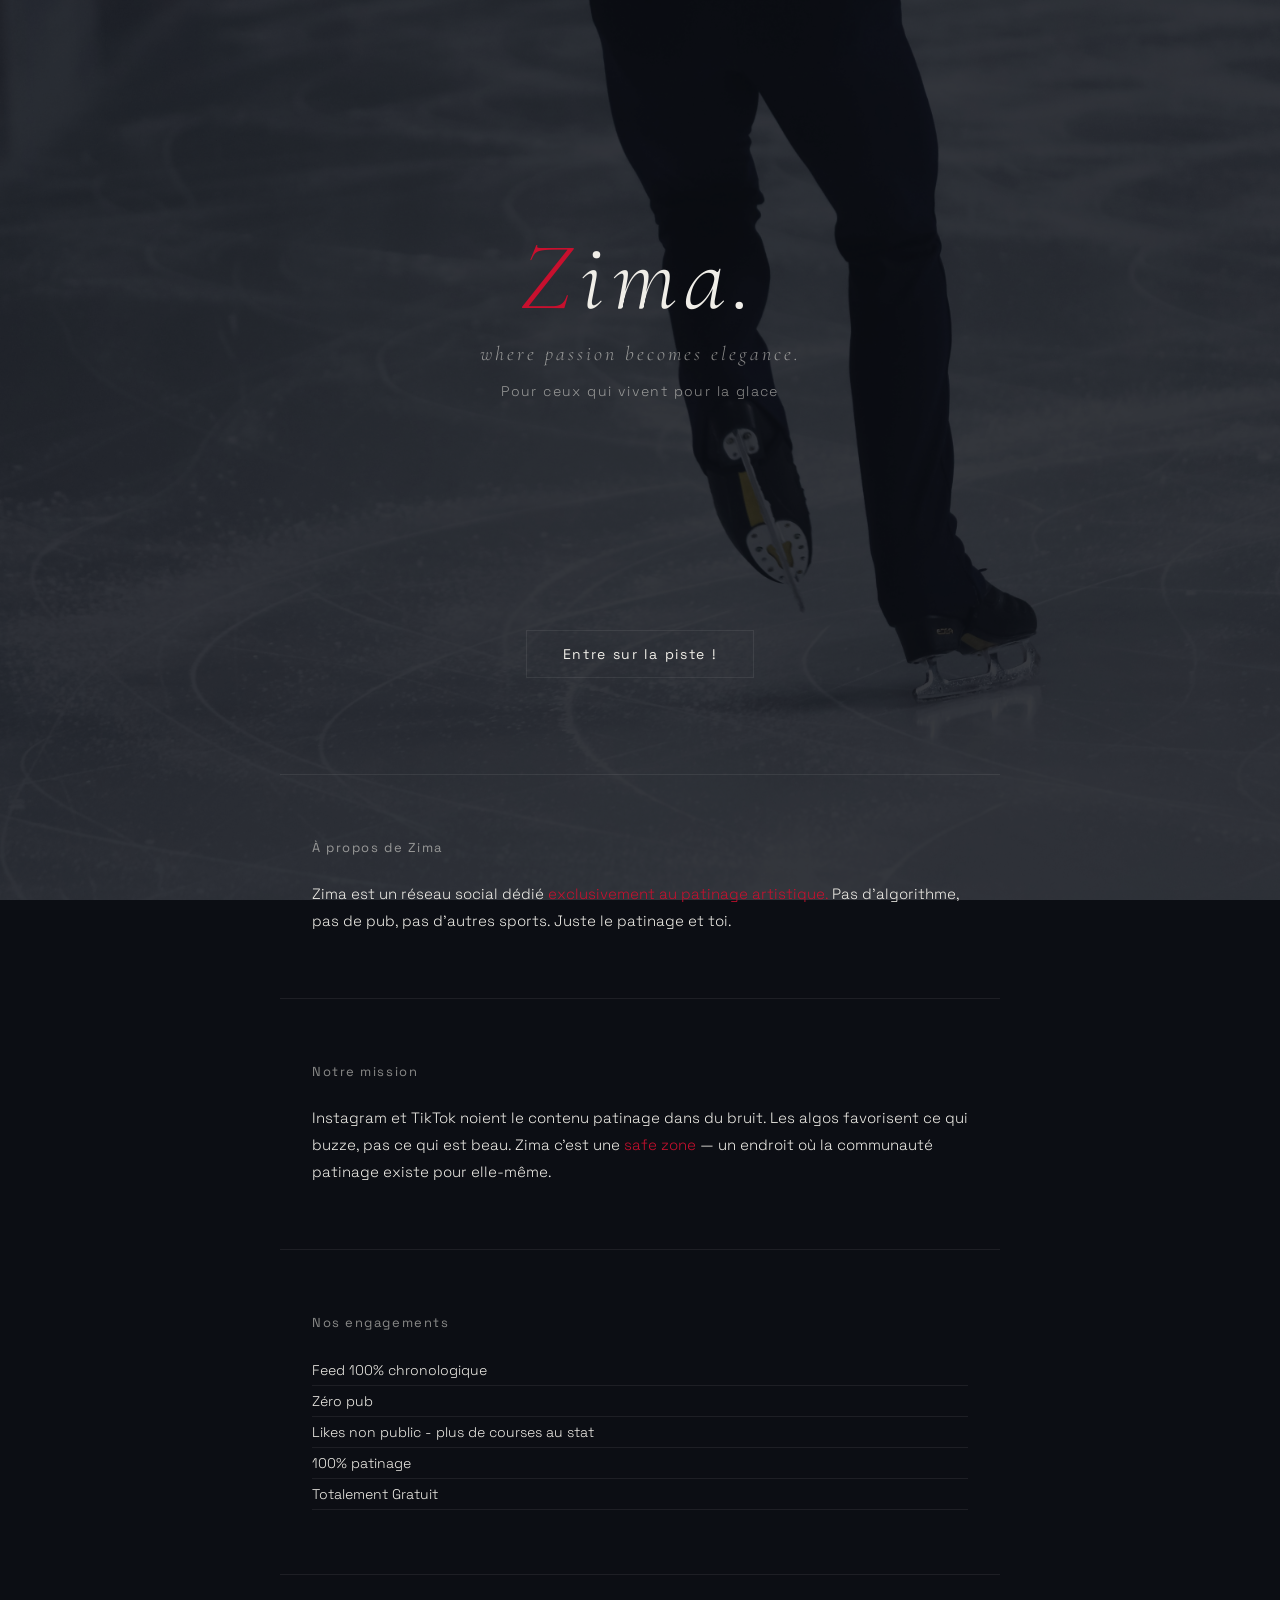
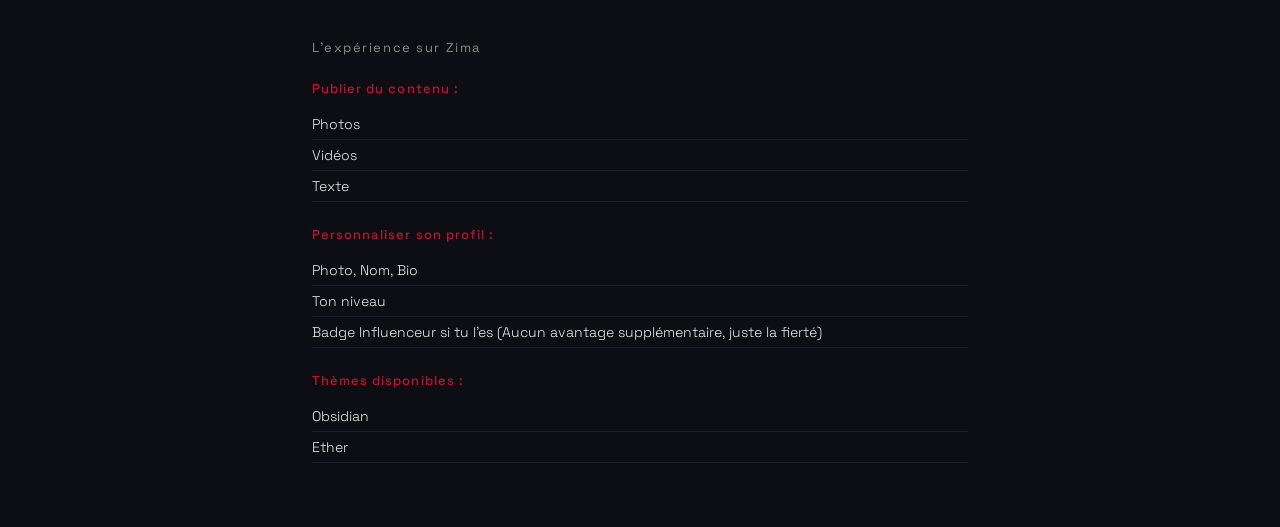
<file: index.html>
<!doctype html>
<html lang="fr" data-theme="obsidian">
  <head>
    <meta charset="UTF-8" />
    <meta name="viewport" content="width=device-width, initial-scale=1.0" />
    <title>Zima.</title>
    <link rel="stylesheet" href="css/index.css" />
    <link rel="stylesheet" href="css/themes.css" />
    <link rel="icon" type="image/svg+xml" href="/assets//svg/favicon.svg" />
    <link rel="icon" type="image/x-icon" href="/assets//ico/favicon.ico" />
    <link rel="apple-touch-icon" href="/assets//images/favicon-180.png" />
  </head>
  <body>
    <header class="logo">
      <h1><em>Z</em>ima.</h1>
      <h2>where passion becomes elegance.</h2>
      <h3>Pour ceux qui vivent pour la glace</h3>
    </header>
    <nav class="cta"><a href="pages/login.html">Entre sur la piste !</a></nav>
    <main class="intro">
      <h3>À propos de Zima</h3>
      <p>
        Zima est un réseau social dédié
        <span class="accent">exclusivement au patinage artistique.</span> Pas
        d'algorithme, pas de pub, pas d'autres sports. Juste le patinage et toi.
      </p>
    </main>

    <main class="why">
      <h3>Notre mission</h3>
      <p>
        Instagram et TikTok noient le contenu patinage dans du bruit. Les algos
        favorisent ce qui buzze, pas ce qui est beau. Zima c'est une
        <span class="accent">safe zone</span> — un endroit où la communauté
        patinage existe pour elle-même.
      </p>
    </main>

    <main class="have">
      <h3>Nos engagements</h3>
      <ul>
        <li>Feed 100% chronologique</li>
      </ul>
      <ul>
        <li>Zéro pub</li>
      </ul>
      <ul>
        <li>Likes non public - plus de courses au stat</li>
      </ul>
      <ul>
        <li>100% patinage</li>
      </ul>
      <ul>
        <li>Totalement Gratuit</li>
      </ul>
    </main>

    <main class="cd">
      <h3>L'expérience sur Zima</h3>
      <h4>Publier du contenu :</h4>
      <ul>
        <li>Photos</li>
      </ul>
      <ul>
        <li>Vidéos</li>
      </ul>
      <ul>
        <li>Texte</li>
      </ul>

      <h4>Personnaliser son profil :</h4>
      <ul>
        <li>Photo, Nom, Bio</li>
      </ul>
      <ul>
        <li>Ton niveau</li>
      </ul>
      <ul>
        <li>
          Badge Influenceur si tu l'es (Aucun avantage supplémentaire, juste la
          fierté)
        </li>
      </ul>

      <h4>Thèmes disponibles :</h4>
      <ul>
        <li>Obsidian</li>
      </ul>
      <ul>
        <li>Ether</li>
      </ul>
    </main>
  </body>
</html>
</file>
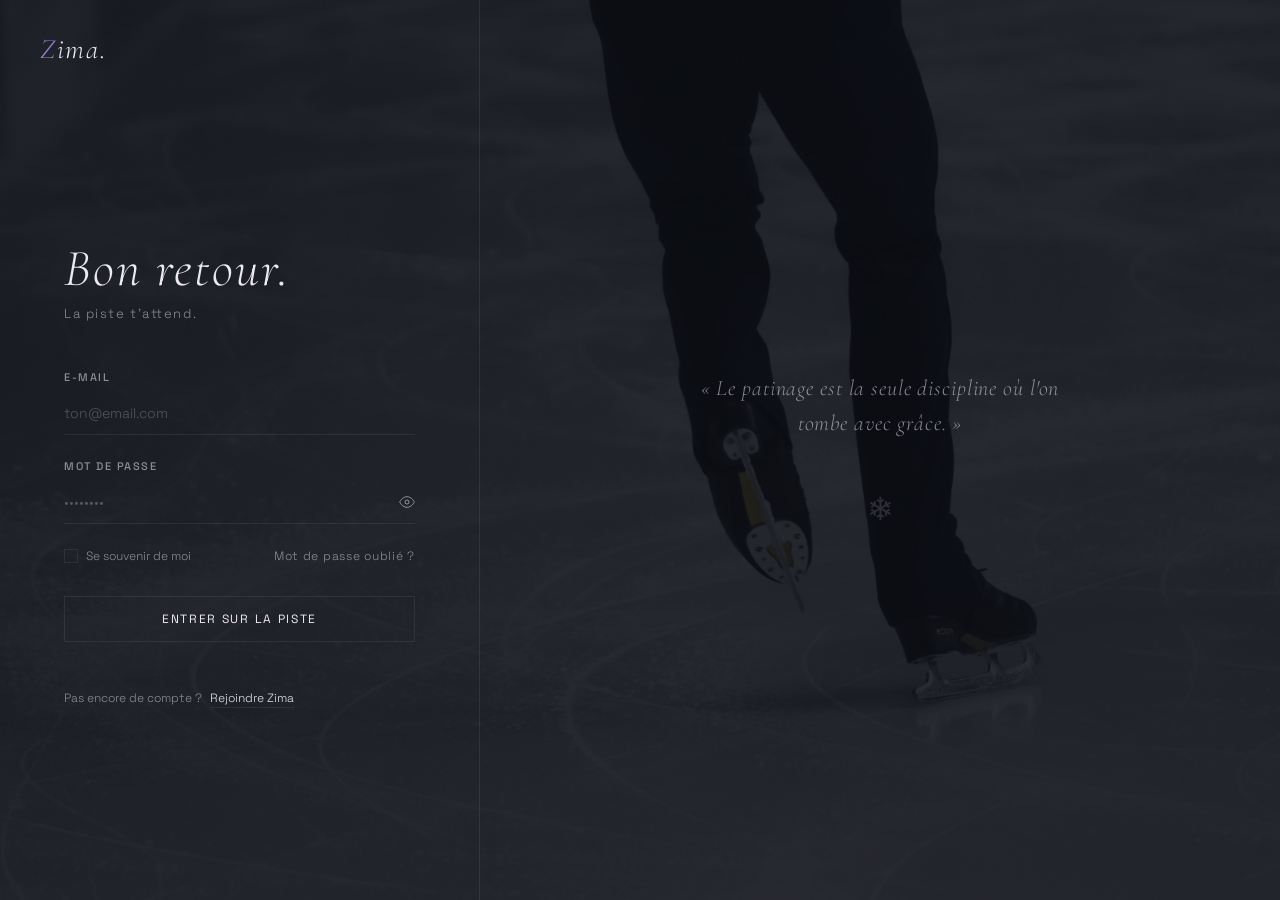
<file: pages/login.html>
<!doctype html>
<html lang="fr" data-theme="ether">
  <head>
    <meta charset="UTF-8" />
    <meta name="viewport" content="width=device-width, initial-scale=1.0" />
    <title>Zima. — Connexion</title>
    <link rel="stylesheet" href="../css/themes.css" />
    <link rel="stylesheet" href="../css/login.css" />
    <link rel="icon" type="image/svg+xml" href="../assets//svg/favicon.svg" />
    <link rel="icon" type="image/x-icon" href="../assets//ico/favicon.ico" />
    <link rel="apple-touch-icon" href="../assets//images/favicon-180.png" />
    <script src="../js/theme.js"></script>
  </head>
  <body>
    <a href="../index.html" class="back-logo"><em>Z</em>ima.</a>

    <main class="auth-wrapper">
      <div class="auth-card">
        <div class="auth-header">
          <h1>Bon retour.</h1>
          <p>La piste t'attend.</p>
        </div>

        <div class="auth-form">
          <div class="field">
            <label for="email">E-mail</label>
            <input
              type="email"
              id="email"
              placeholder="ton@email.com"
              autocomplete="email"
            />
          </div>

          <div class="field">
            <label for="password">Mot de passe</label>
            <input
              type="password"
              id="password"
              placeholder="••••••••"
              autocomplete="current-password"
            />
            <button
              class="toggle-pw"
              type="button"
              aria-label="Afficher le mot de passe"
            >
              <svg
                width="16"
                height="16"
                viewBox="0 0 24 24"
                fill="none"
                stroke="currentColor"
                stroke-width="1.5"
              >
                <path d="M1 12s4-8 11-8 11 8 11 8-4 8-11 8-11-8-11-8z" />
                <circle cx="12" cy="12" r="3" />
              </svg>
            </button>
          </div>

          <div class="auth-meta">
            <label class="remember">
              <input type="checkbox" id="remember" />
              <span>Se souvenir de moi</span>
            </label>
            <a href="#" class="forgot">Mot de passe oublié ?</a>
          </div>

          <a href="feed.html" class="btn-primary">Entrer sur la piste</a>
        </div>

        <div class="auth-footer">
          <span>Pas encore de compte ?</span>
          <a href="register.html">Rejoindre Zima</a>
        </div>
      </div>

      <div class="auth-side">
        <blockquote>
          <p>
            « Le patinage est la seule discipline où l'on tombe avec grâce. »
          </p>
        </blockquote>
        <span class="side-deco">❄</span>
      </div>
    </main>

    <script src="../js/login.js"></script>
  </body>
</html>
</file>
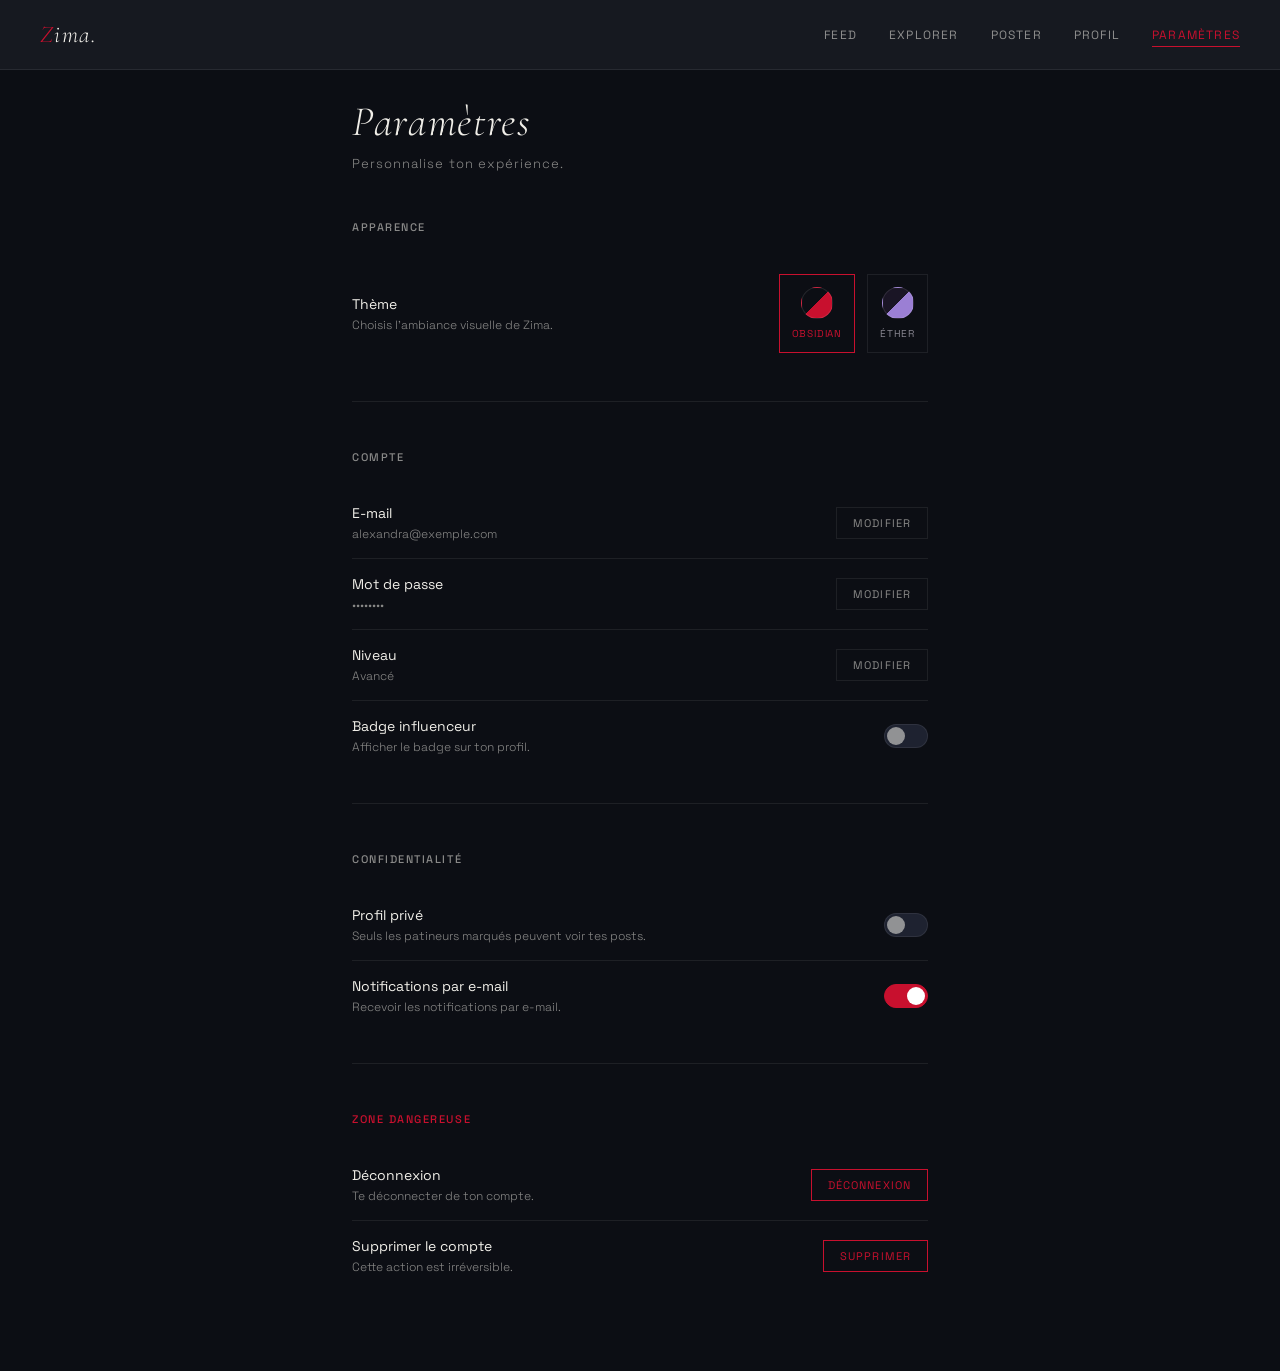
<file: pages/parametres.html>
<!doctype html>
<html lang="fr" data-theme="obsidian">
  <head>
    <meta charset="UTF-8" />
    <meta name="viewport" content="width=device-width, initial-scale=1.0" />
    <title>Zima. — Paramètres</title>
    <link rel="stylesheet" href="../css/themes.css" />
    <link rel="stylesheet" href="../css/parametres.css" />
    <link rel="icon" type="image/svg+xml" href="../assets//svg/favicon.svg" />
    <link rel="icon" type="image/x-icon" href="../assets//ico/favicon.ico" />
    <link rel="apple-touch-icon" href="../assets//images/favicon-180.png" />
    <script src="../js/theme.js"></script>
  </head>
  <body>
    <nav class="navbar">
      <a href="feed.html" class="nav-logo"><em>Z</em>ima.</a>
      <div class="nav-links">
        <a href="feed.html">Feed</a>
        <a href="explore.html">Explorer</a>
        <a href="post.html">Poster</a>
        <a href="profil.html">Profil</a>
        <a href="parametres.html" class="active">Paramètres</a>
      </div>
    </nav>

    <main class="settings-container">
      <header class="settings-header">
        <h1>Paramètres</h1>
        <p>Personnalise ton expérience.</p>
      </header>

      <section class="settings-group">
        <h2>Apparence</h2>

        <div class="setting-item">
          <div class="setting-info">
            <span class="setting-label">Thème</span>
            <span class="setting-desc"
              >Choisis l'ambiance visuelle de Zima.</span
            >
          </div>
          <div class="theme-options">
            <button class="theme-btn active" data-theme="obsidian">
              <span class="theme-preview obsidian"></span>
              <span class="theme-name">Obsidian</span>
            </button>
            <button class="theme-btn" data-theme="ether">
              <span class="theme-preview ether"></span>
              <span class="theme-name">Éther</span>
            </button>
          </div>
        </div>
      </section>

      <section class="settings-group">
        <h2>Compte</h2>

        <div class="setting-item">
          <div class="setting-info">
            <span class="setting-label">E-mail</span>
            <span class="setting-value">alexandra@exemple.com</span>
          </div>
          <button class="btn-setting">Modifier</button>
        </div>

        <div class="setting-item">
          <div class="setting-info">
            <span class="setting-label">Mot de passe</span>
            <span class="setting-desc">••••••••</span>
          </div>
          <button class="btn-setting">Modifier</button>
        </div>

        <div class="setting-item">
          <div class="setting-info">
            <span class="setting-label">Niveau</span>
            <span class="setting-value">Avancé</span>
          </div>
          <button class="btn-setting">Modifier</button>
        </div>

        <div class="setting-item">
          <div class="setting-info">
            <span class="setting-label">Badge influenceur</span>
            <span class="setting-desc">Afficher le badge sur ton profil.</span>
          </div>
          <label class="toggle">
            <input type="checkbox" />
            <span class="toggle-slider"></span>
          </label>
        </div>
      </section>

      <section class="settings-group">
        <h2>Confidentialité</h2>

        <div class="setting-item">
          <div class="setting-info">
            <span class="setting-label">Profil privé</span>
            <span class="setting-desc"
              >Seuls les patineurs marqués peuvent voir tes posts.</span
            >
          </div>
          <label class="toggle">
            <input type="checkbox" />
            <span class="toggle-slider"></span>
          </label>
        </div>

        <div class="setting-item">
          <div class="setting-info">
            <span class="setting-label">Notifications par e-mail</span>
            <span class="setting-desc"
              >Recevoir les notifications par e-mail.</span
            >
          </div>
          <label class="toggle">
            <input type="checkbox" checked />
            <span class="toggle-slider"></span>
          </label>
        </div>
      </section>

      <section class="settings-group danger">
        <h2>Zone dangereuse</h2>

        <div class="setting-item">
          <div class="setting-info">
            <span class="setting-label">Déconnexion</span>
            <span class="setting-desc">Te déconnecter de ton compte.</span>
          </div>
          <button class="btn-danger">Déconnexion</button>
        </div>

        <div class="setting-item">
          <div class="setting-info">
            <span class="setting-label">Supprimer le compte</span>
            <span class="setting-desc">Cette action est irréversible.</span>
          </div>
          <button class="btn-danger">Supprimer</button>
        </div>
      </section>
    </main>

    <script src="../js/parametres.js"></script>
  </body>
</html>
</file>
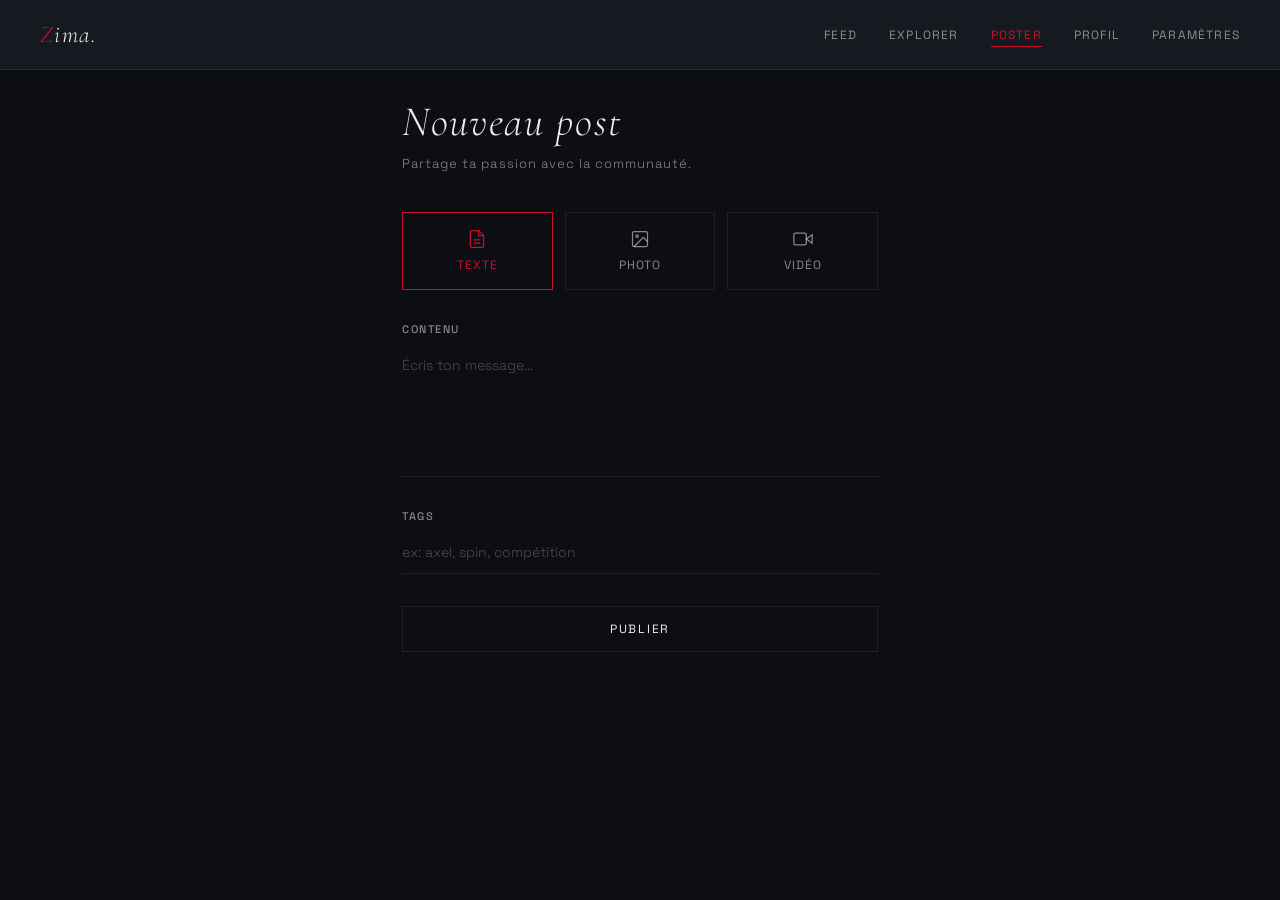
<file: pages/post.html>
<!doctype html>
<html lang="fr" data-theme="obsidian">
  <head>
    <meta charset="UTF-8" />
    <meta name="viewport" content="width=device-width, initial-scale=1.0" />
    <title>Zima. — Poster</title>
    <link rel="stylesheet" href="../css/themes.css" />
    <link rel="stylesheet" href="../css/post.css" />
    <link rel="icon" type="image/svg+xml" href="../assets//svg/favicon.svg" />
    <link rel="icon" type="image/x-icon" href="../assets//ico/favicon.ico" />
    <link rel="apple-touch-icon" href="../assets//images/favicon-180.png" />
    <script src="../js/theme.js"></script>
  </head>
  <body>
    <nav class="navbar">
      <a href="feed.html" class="nav-logo"><em>Z</em>ima.</a>
      <div class="nav-links">
        <a href="feed.html">Feed</a>
        <a href="explore.html">Explorer</a>
        <a href="post.html" class="active">Poster</a>
        <a href="profil.html">Profil</a>
        <a href="parametres.html">Paramètres</a>
      </div>
    </nav>

    <main class="post-container">
      <header class="post-header">
        <h1>Nouveau post</h1>
        <p>Partage ta passion avec la communauté.</p>
      </header>

      <form class="post-form">
        <div class="post-type">
          <button type="button" class="type-btn active" data-type="text">
            <svg
              width="20"
              height="20"
              viewBox="0 0 24 24"
              fill="none"
              stroke="currentColor"
              stroke-width="1.5"
            >
              <path
                d="M14 2H6a2 2 0 0 0-2 2v16a2 2 0 0 0 2 2h12a2 2 0 0 0 2-2V8z"
              />
              <polyline points="14 2 14 8 20 8" />
              <line x1="16" y1="13" x2="8" y2="13" />
              <line x1="16" y1="17" x2="8" y2="17" />
            </svg>
            <span>Texte</span>
          </button>
          <button type="button" class="type-btn" data-type="photo">
            <svg
              width="20"
              height="20"
              viewBox="0 0 24 24"
              fill="none"
              stroke="currentColor"
              stroke-width="1.5"
            >
              <rect x="3" y="3" width="18" height="18" rx="2" ry="2" />
              <circle cx="8.5" cy="8.5" r="1.5" />
              <polyline points="21 15 16 10 5 21" />
            </svg>
            <span>Photo</span>
          </button>
          <button type="button" class="type-btn" data-type="video">
            <svg
              width="20"
              height="20"
              viewBox="0 0 24 24"
              fill="none"
              stroke="currentColor"
              stroke-width="1.5"
            >
              <polygon points="23 7 16 12 23 17 23 7" />
              <rect x="1" y="5" width="15" height="14" rx="2" ry="2" />
            </svg>
            <span>Vidéo</span>
          </button>
        </div>

        <div class="field">
          <label for="content">Contenu</label>
          <textarea
            id="content"
            placeholder="Écris ton message..."
            rows="6"
          ></textarea>
        </div>

        <div class="upload-zone" id="uploadZone" style="display: none">
          <div class="upload-content">
            <svg
              width="32"
              height="32"
              viewBox="0 0 24 24"
              fill="none"
              stroke="currentColor"
              stroke-width="1"
            >
              <path d="M21 15v4a2 2 0 0 1-2 2H5a2 2 0 0 1-2-2v-4" />
              <polyline points="17 8 12 3 7 8" />
              <line x1="12" y1="3" x2="12" y2="15" />
            </svg>
            <p>Glisse ton fichier ici</p>
            <span>ou clique pour sélectionner</span>
          </div>
          <input type="file" id="fileInput" accept="image/*,video/*" />
        </div>

        <div class="field">
          <label for="tags">Tags</label>
          <input
            type="text"
            id="tags"
            placeholder="ex: axel, spin, compétition"
          />
        </div>

        <button type="submit" class="btn-primary">Publier</button>
      </form>
    </main>

    <script src="../js/post.js"></script>
  </body>
</html>
</file>
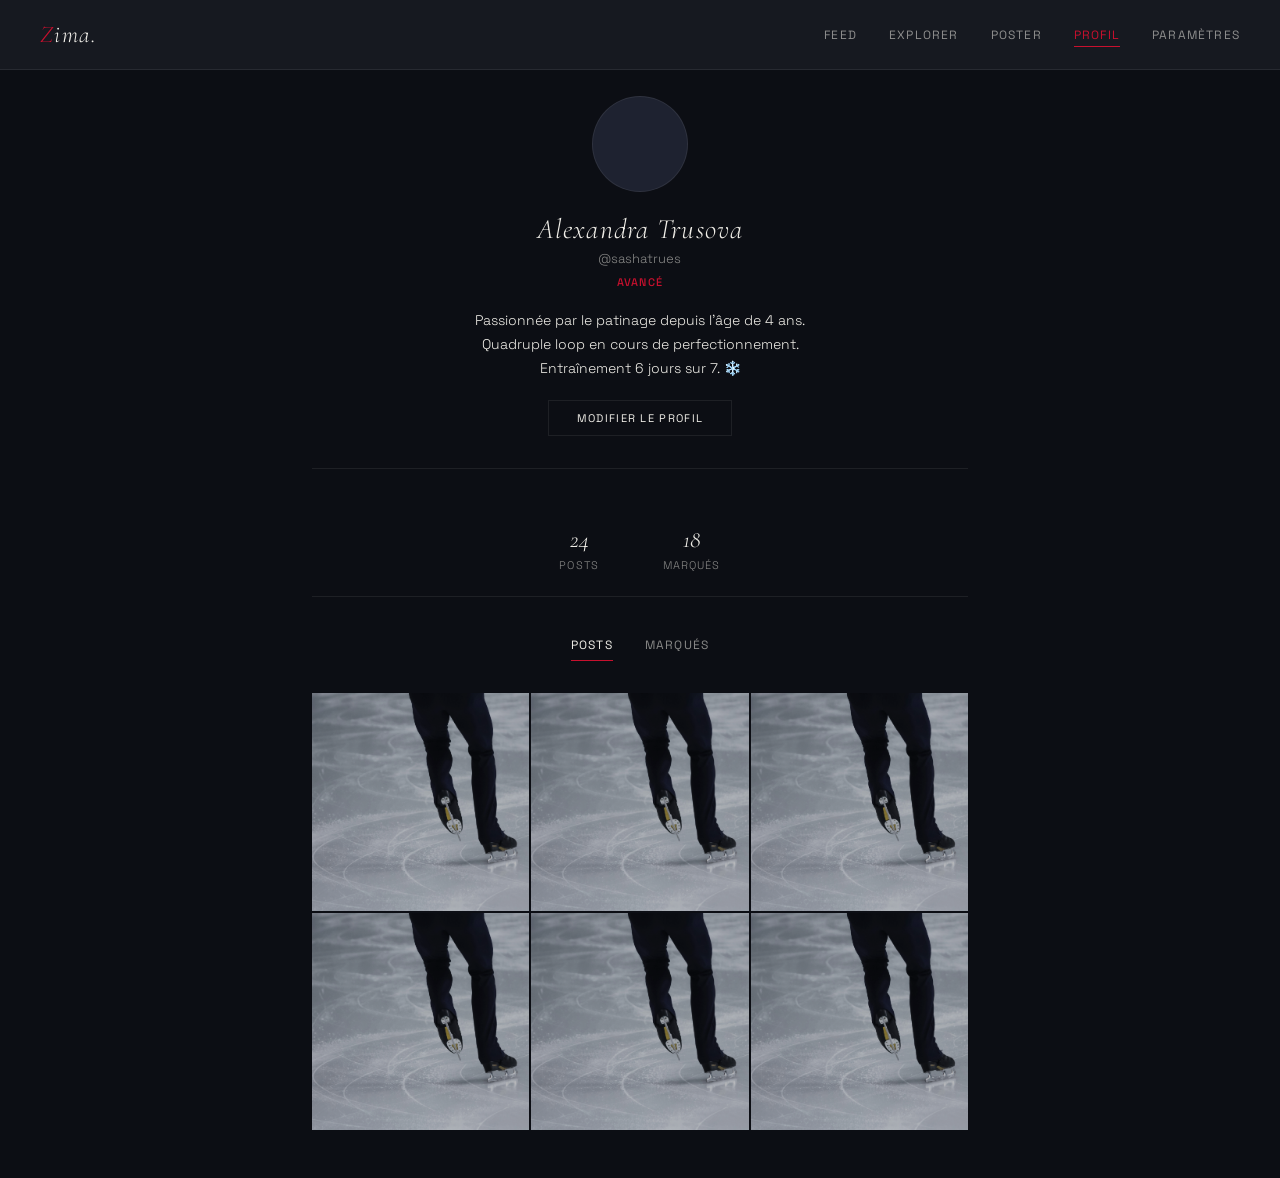
<file: pages/profil.html>
<!doctype html>
<html lang="fr" data-theme="obsidian">
  <head>
    <meta charset="UTF-8" />
    <meta name="viewport" content="width=device-width, initial-scale=1.0" />
    <title>Zima. — Profil</title>
    <link rel="stylesheet" href="../css/themes.css" />
    <link rel="stylesheet" href="../css/profil.css" />
    <link rel="icon" type="image/svg+xml" href="../assets//svg/favicon.svg" />
    <link rel="icon" type="image/x-icon" href="../assets//ico/favicon.ico" />
    <link rel="apple-touch-icon" href="../assets//images/favicon-180.png" />
    <script src="../js/theme.js"></script>
  </head>
  <body>
    <nav class="navbar">
      <a href="feed.html" class="nav-logo"><em>Z</em>ima.</a>
      <div class="nav-links">
        <a href="feed.html">Feed</a>
        <a href="explore.html">Explorer</a>
        <a href="post.html">Poster</a>
        <a href="profil.html" class="active">Profil</a>
        <a href="parametres.html">Paramètres</a>
      </div>
    </nav>

    <main class="profil-container">
      <section class="profil-header">
        <div class="profil-avatar"></div>
        <div class="profil-info">
          <h1>Alexandra Trusova</h1>
          <span class="profil-username">@sashatrues</span>
          <span class="profil-level">Avancé</span>
        </div>
        <p class="profil-bio">
          Passionnée par le patinage depuis l'âge de 4 ans. Quadruple loop en
          cours de perfectionnement. Entraînement 6 jours sur 7. ❄️
        </p>
        <div class="profil-actions">
          <button class="btn-edit">Modifier le profil</button>
        </div>
      </section>

      <section class="profil-stats">
        <div class="stat">
          <span class="stat-value">24</span>
          <span class="stat-label">Posts</span>
        </div>
        <div class="stat">
          <span class="stat-value">18</span>
          <span class="stat-label">Marqués</span>
        </div>
      </section>

      <section class="profil-tabs">
        <button class="tab-btn active" data-tab="posts">Posts</button>
        <button class="tab-btn" data-tab="marked">Marqués</button>
      </section>

      <section class="profil-grid">
        <article class="grid-item">
          <div class="grid-overlay">
            <svg
              width="24"
              height="24"
              viewBox="0 0 24 24"
              fill="none"
              stroke="currentColor"
              stroke-width="1.5"
            >
              <path
                d="M20.84 4.61a5.5 5.5 0 0 0-7.78 0L12 5.67l-1.06-1.06a5.5 5.5 0 0 0-7.78 7.78l1.06 1.06L12 21.23l7.78-7.78 1.06-1.06a5.5 5.5 0 0 0 0-7.78z"
              />
            </svg>
          </div>
          <img src="../assets/images/Landing-back.jpg" alt="Post" />
        </article>
        <article class="grid-item">
          <div class="grid-overlay">
            <svg
              width="24"
              height="24"
              viewBox="0 0 24 24"
              fill="none"
              stroke="currentColor"
              stroke-width="1.5"
            >
              <path
                d="M20.84 4.61a5.5 5.5 0 0 0-7.78 0L12 5.67l-1.06-1.06a5.5 5.5 0 0 0-7.78 7.78l1.06 1.06L12 21.23l7.78-7.78 1.06-1.06a5.5 5.5 0 0 0 0-7.78z"
              />
            </svg>
          </div>
          <img src="../assets/images/Landing-back.jpg" alt="Post" />
        </article>
        <article class="grid-item">
          <div class="grid-overlay">
            <svg
              width="24"
              height="24"
              viewBox="0 0 24 24"
              fill="none"
              stroke="currentColor"
              stroke-width="1.5"
            >
              <path
                d="M20.84 4.61a5.5 5.5 0 0 0-7.78 0L12 5.67l-1.06-1.06a5.5 5.5 0 0 0-7.78 7.78l1.06 1.06L12 21.23l7.78-7.78 1.06-1.06a5.5 5.5 0 0 0 0-7.78z"
              />
            </svg>
          </div>
          <img src="../assets/images/Landing-back.jpg" alt="Post" />
        </article>
        <article class="grid-item">
          <div class="grid-overlay">
            <svg
              width="24"
              height="24"
              viewBox="0 0 24 24"
              fill="none"
              stroke="currentColor"
              stroke-width="1.5"
            >
              <path
                d="M20.84 4.61a5.5 5.5 0 0 0-7.78 0L12 5.67l-1.06-1.06a5.5 5.5 0 0 0-7.78 7.78l1.06 1.06L12 21.23l7.78-7.78 1.06-1.06a5.5 5.5 0 0 0 0-7.78z"
              />
            </svg>
          </div>
          <img src="../assets/images/Landing-back.jpg" alt="Post" />
        </article>
        <article class="grid-item">
          <div class="grid-overlay">
            <svg
              width="24"
              height="24"
              viewBox="0 0 24 24"
              fill="none"
              stroke="currentColor"
              stroke-width="1.5"
            >
              <path
                d="M20.84 4.61a5.5 5.5 0 0 0-7.78 0L12 5.67l-1.06-1.06a5.5 5.5 0 0 0-7.78 7.78l1.06 1.06L12 21.23l7.78-7.78 1.06-1.06a5.5 5.5 0 0 0 0-7.78z"
              />
            </svg>
          </div>
          <img src="../assets/images/Landing-back.jpg" alt="Post" />
        </article>
        <article class="grid-item">
          <div class="grid-overlay">
            <svg
              width="24"
              height="24"
              viewBox="0 0 24 24"
              fill="none"
              stroke="currentColor"
              stroke-width="1.5"
            >
              <path
                d="M20.84 4.61a5.5 5.5 0 0 0-7.78 0L12 5.67l-1.06-1.06a5.5 5.5 0 0 0-7.78 7.78l1.06 1.06L12 21.23l7.78-7.78 1.06-1.06a5.5 5.5 0 0 0 0-7.78z"
              />
            </svg>
          </div>
          <img src="../assets/images/Landing-back.jpg" alt="Post" />
        </article>
      </section>
    </main>

    <script src="../js/profil.js"></script>
  </body>
</html>
</file>
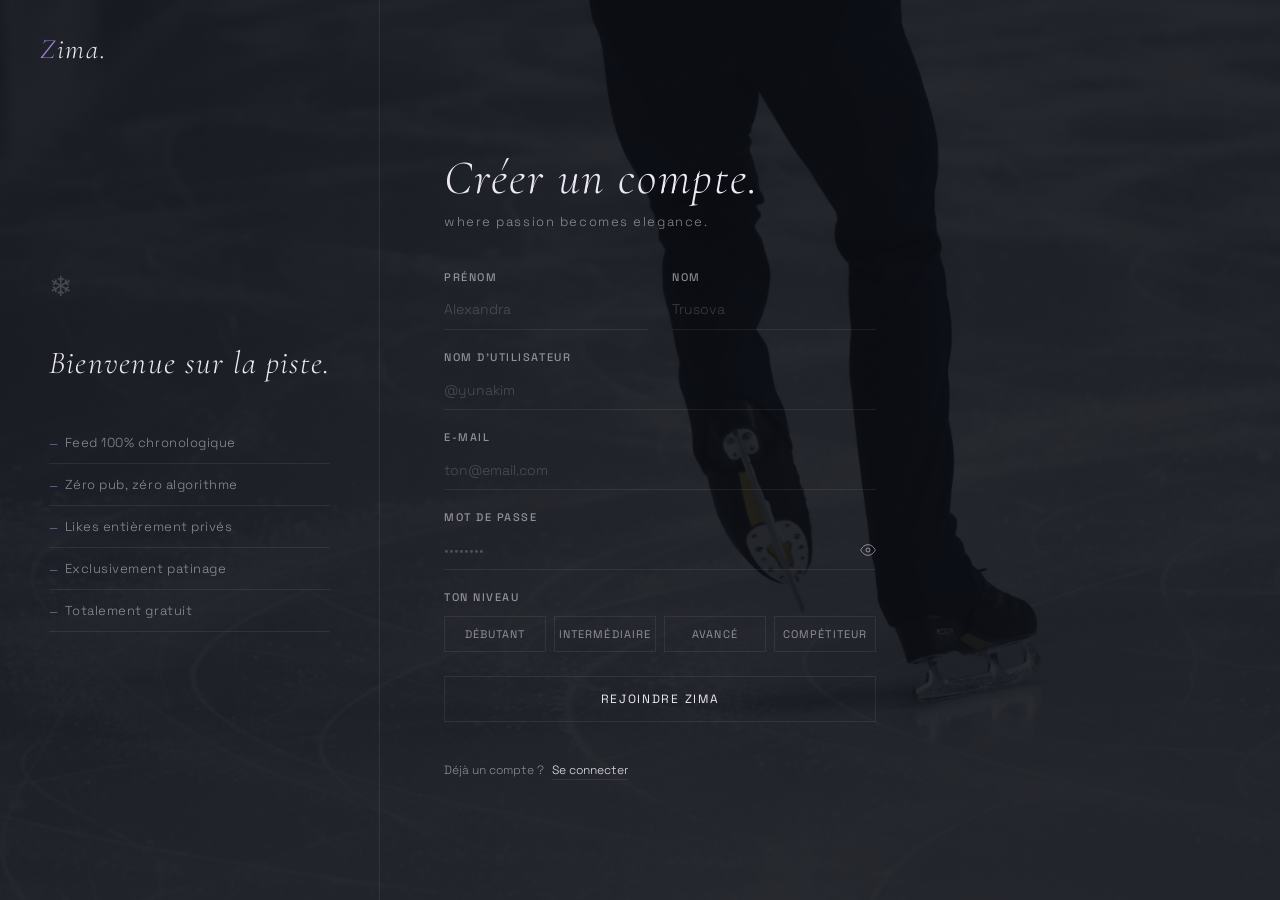
<file: pages/register.html>
<!doctype html>
<html lang="fr" data-theme="ether">
  <head>
    <meta charset="UTF-8" />
    <meta name="viewport" content="width=device-width, initial-scale=1.0" />
    <title>Zima. — Inscription</title>
    <link rel="stylesheet" href="../css/themes.css" />
    <link rel="stylesheet" href="../css/register.css" />
    <link rel="icon" type="image/svg+xml" href="../assets//svg/favicon.svg" />
    <link rel="icon" type="image/x-icon" href="../assets//ico/favicon.ico" />
    <link rel="apple-touch-icon" href="../assets//images/favicon-180.png" />
    <script src="../js/theme.js"></script>
  </head>
  <body>
    <a href="../index.html" class="back-logo"><em>Z</em>ima.</a>

    <main class="auth-wrapper">
      <div class="auth-side">
        <div class="side-content">
          <span class="side-deco">❄</span>
          <h2>Bienvenue sur la piste.</h2>
          <ul class="perks">
            <li>Feed 100% chronologique</li>
            <li>Zéro pub, zéro algorithme</li>
            <li>Likes entièrement privés</li>
            <li>Exclusivement patinage</li>
            <li>Totalement gratuit</li>
          </ul>
        </div>
      </div>

      <div class="auth-card">
        <div class="auth-header">
          <h1>Créer un compte.</h1>
          <p>where passion becomes elegance.</p>
        </div>

        <div class="auth-form">
          <div class="fields-row">
            <div class="field">
              <label for="firstname">Prénom</label>
              <input
                type="text"
                id="firstname"
                placeholder="Alexandra"
                autocomplete="given-name"
              />
            </div>
            <div class="field">
              <label for="lastname">Nom</label>
              <input
                type="text"
                id="lastname"
                placeholder="Trusova"
                autocomplete="family-name"
              />
            </div>
          </div>

          <div class="field">
            <label for="username">Nom d'utilisateur</label>
            <input
              type="text"
              id="username"
              placeholder="@yunakim"
              autocomplete="username"
            />
          </div>

          <div class="field">
            <label for="email">E-mail</label>
            <input
              type="email"
              id="email"
              placeholder="ton@email.com"
              autocomplete="email"
            />
          </div>

          <div class="field">
            <label for="password">Mot de passe</label>
            <input
              type="password"
              id="password"
              placeholder="••••••••"
              autocomplete="new-password"
            />
            <button
              class="toggle-pw"
              type="button"
              aria-label="Afficher le mot de passe"
            >
              <svg
                width="16"
                height="16"
                viewBox="0 0 24 24"
                fill="none"
                stroke="currentColor"
                stroke-width="1.5"
              >
                <path d="M1 12s4-8 11-8 11 8 11 8-4 8-11 8-11-8-11-8z" />
                <circle cx="12" cy="12" r="3" />
              </svg>
            </button>
          </div>

          <div class="field-level">
            <label>Ton niveau</label>
            <div class="level-options">
              <button class="level-btn" data-level="debutant" type="button">
                Débutant
              </button>
              <button
                class="level-btn"
                data-level="intermediaire"
                type="button"
              >
                Intermédiaire
              </button>
              <button class="level-btn" data-level="avance" type="button">
                Avancé
              </button>
              <button class="level-btn" data-level="competiteur" type="button">
                Compétiteur
              </button>
            </div>
          </div>

          <a href="feed.html" class="btn-primary">Rejoindre Zima</a>
        </div>

        <div class="auth-footer">
          <span>Déjà un compte ?</span>
          <a href="login.html">Se connecter</a>
        </div>
      </div>
    </main>

    <script src="../js/register.js"></script>
  </body>
</html>
</file>
<file: css/index.css>
@import url("https://fonts.googleapis.com/css2?family=Cormorant+Garamond:ital,wght@1,300;1,400&family=Space+Grotesk:wght@300;400;500&display=swap");

* {
  margin: 0;
  padding: 0;
  box-sizing: border-box;
}

body {
  background-color: var(--bg-primary);
  background-image: url("../assets/images/Landing-back.jpg");
  background-size: cover;
  background-position: center;
  background-attachment: fixed;
  color: var(--text-primary);
  font-family: var(--font-ui);
  min-height: 100vh;
}

body::before {
  content: "";
  position: fixed;
  inset: 0;
  background-color: rgba(12, 14, 20, 0.82);
  z-index: 0;
}

body > * {
  position: relative;
  z-index: 1;
}

header.logo {
  display: flex;
  flex-direction: column;
  align-items: center;
  justify-content: center;
  min-height: 70vh;
  gap: 1rem;
  text-align: center;
  padding: 2rem;
}

header.logo h1 {
  font-family: var(--font-display);
  font-size: 96px;
  font-weight: 300;
  font-style: italic;
  letter-spacing: 0.08em;
  line-height: 1;
}

header.logo h1 em {
  color: var(--accent);
  font-style: italic;
}

header.logo h2 {
  font-family: var(--font-display);
  font-style: italic;
  font-weight: 300;
  font-size: 20px;
  letter-spacing: 0.15em;
  color: var(--text-secondary);
}

header.logo h3 {
  font-family: var(--font-ui);
  font-weight: 300;
  font-size: 14px;
  letter-spacing: 0.1em;
  color: var(--text-secondary);
}

nav.cta {
  display: flex;
  justify-content: center;
  padding: 0 2rem 6rem;
}

nav.cta a {
  font-family: var(--font-ui);
  font-size: 14px;
  letter-spacing: 0.12em;
  color: var(--text-primary);
  border: 0.5px solid var(--border);
  padding: 14px 36px;
  text-decoration: none;
  transition:
    border-color 0.2s,
    color 0.2s;
}

nav.cta a:hover {
  border-color: var(--accent);
  color: var(--accent);
}

main {
  max-width: 720px;
  margin: 0 auto;
  padding: 4rem 2rem;
  border-top: 0.5px solid var(--border);
}

main h3 {
  font-family: var(--font-ui);
  font-size: 13px;
  font-weight: 400;
  letter-spacing: 0.12em;
  color: var(--text-secondary);
  margin-bottom: 1.5rem;
}

main p {
  font-family: var(--font-ui);
  font-size: 15px;
  font-weight: 300;
  line-height: 1.8;
  color: var(--text-primary);
}

main h4 {
  font-family: var(--font-ui);
  font-size: 13px;
  font-weight: 500;
  letter-spacing: 0.08em;
  color: var(--accent);
  margin: 1.5rem 0 0.75rem;
}

main ul {
  list-style: none;
  padding-left: 0;
}

main ul li {
  font-family: var(--font-ui);
  font-size: 14px;
  font-weight: 300;
  color: var(--text-primary);
  padding: 6px 0;
  border-bottom: 0.5px solid var(--border);
}

.accent {
  color: var(--accent);
}
</file>
<file: css/themes.css>
:root {
  --font-display: "Cormorant Garamond", serif;
  --font-ui: "Space Grotesk", sans-serif;
}

[data-theme="obsidian"] {
  --bg-primary: #0c0e14;
  --bg-surface: #161920;
  --bg-card: #1e2230;
  --accent: #c8102e;
  --text-primary: #f0eee8;
  --text-secondary: rgba(240, 238, 232, 0.55);
  --border: rgba(240, 238, 232, 0.08);
}

[data-theme="ether"] {
  --bg-primary: #1a1525;
  --bg-surface: #231d35;
  --bg-card: #2e2748;
  --accent: #9b7fd4;
  --text-primary: #ede8f5;
  --text-secondary: rgba(237, 232, 245, 0.55);
  --border: rgba(237, 232, 245, 0.08);
}
</file>
<file: css/login.css>
@import url("https://fonts.googleapis.com/css2?family=Cormorant+Garamond:ital,wght@1,300;1,400&family=Space+Grotesk:wght@300;400;500&display=swap");

* {
  margin: 0;
  padding: 0;
  box-sizing: border-box;
}

body {
  background-color: var(--bg-primary);
  background-image: url("../assets/images/Landing-back.jpg");
  background-size: cover;
  background-position: center;
  background-attachment: fixed;
  color: var(--text-primary);
  font-family: var(--font-ui);
  min-height: 100vh;
  display: flex;
  flex-direction: column;
}

body::before {
  content: "";
  position: fixed;
  inset: 0;
  background-color: rgba(12, 14, 20, 0.88);
  z-index: 0;
}

body > * {
  position: relative;
  z-index: 1;
}

.back-logo {
  position: fixed;
  top: 2rem;
  left: 2.5rem;
  font-family: var(--font-display);
  font-size: 28px;
  font-style: italic;
  font-weight: 300;
  color: var(--text-primary);
  text-decoration: none;
  letter-spacing: 0.06em;
  transition: opacity 0.2s;
  z-index: 10;
}
.back-logo:hover {
  opacity: 0.6;
}
.back-logo em {
  color: var(--accent);
  font-style: italic;
}

.auth-wrapper {
  flex: 1;
  display: flex;
  align-items: stretch;
  min-height: 100vh;
}

.auth-card {
  flex: 0 0 480px;
  display: flex;
  flex-direction: column;
  justify-content: center;
  padding: 7rem 4rem 4rem;
  border-right: 0.5px solid var(--border);
  gap: 3rem;
}

.auth-header h1 {
  font-family: var(--font-display);
  font-size: 52px;
  font-weight: 300;
  font-style: italic;
  letter-spacing: 0.04em;
  line-height: 1.1;
  margin-bottom: 0.5rem;
}

.auth-header p {
  font-size: 13px;
  font-weight: 300;
  letter-spacing: 0.12em;
  color: var(--text-secondary);
}

.auth-form {
  display: flex;
  flex-direction: column;
  gap: 1.5rem;
}

.field {
  display: flex;
  flex-direction: column;
  gap: 0.5rem;
  position: relative;
}

.field label {
  font-size: 11px;
  font-weight: 500;
  letter-spacing: 0.14em;
  text-transform: uppercase;
  color: var(--text-secondary);
}

.field input {
  background: transparent;
  border: none;
  border-bottom: 0.5px solid var(--border);
  padding: 0.75rem 2rem 0.75rem 0;
  font-family: var(--font-ui);
  font-size: 14px;
  font-weight: 300;
  color: var(--text-primary);
  outline: none;
  transition: border-color 0.2s;
  width: 100%;
}

.field input::placeholder {
  color: var(--text-secondary);
  opacity: 0.5;
}
.field input:focus {
  border-bottom-color: var(--accent);
}

.toggle-pw {
  position: absolute;
  right: 0;
  bottom: 0.75rem;
  background: none;
  border: none;
  cursor: pointer;
  color: var(--text-secondary);
  padding: 0;
  line-height: 1;
  transition: color 0.2s;
}
.toggle-pw:hover {
  color: var(--text-primary);
}

.auth-meta {
  display: flex;
  justify-content: space-between;
  align-items: center;
}

.remember {
  display: flex;
  align-items: center;
  gap: 0.5rem;
  cursor: pointer;
  font-size: 12px;
  font-weight: 300;
  color: var(--text-secondary);
}

.remember input[type="checkbox"] {
  appearance: none;
  width: 14px;
  height: 14px;
  border: 0.5px solid var(--border);
  background: transparent;
  cursor: pointer;
  position: relative;
  flex-shrink: 0;
}
.remember input[type="checkbox"]:checked {
  background-color: var(--accent);
  border-color: var(--accent);
}
.remember input[type="checkbox"]:checked::after {
  content: "";
  position: absolute;
  left: 3px;
  top: 1px;
  width: 5px;
  height: 8px;
  border: 1.5px solid white;
  border-left: none;
  border-top: none;
  transform: rotate(45deg);
}

.forgot {
  font-size: 12px;
  font-weight: 300;
  color: var(--text-secondary);
  text-decoration: none;
  letter-spacing: 0.06em;
  transition: color 0.2s;
}
.forgot:hover {
  color: var(--text-primary);
}

.btn-primary {
  display: block;
  margin-top: 0.5rem;
  background: transparent;
  border: 0.5px solid var(--border);
  padding: 14px 0;
  font-family: var(--font-ui);
  font-size: 12px;
  font-weight: 400;
  letter-spacing: 0.14em;
  text-transform: uppercase;
  text-decoration: none;
  text-align: center;
  color: var(--text-primary);
  cursor: pointer;
  transition:
    border-color 0.2s,
    color 0.2s;
}
.btn-primary:hover {
  border-color: var(--accent);
  color: var(--accent);
}

.auth-footer {
  display: flex;
  gap: 0.5rem;
  font-size: 12px;
  font-weight: 300;
  color: var(--text-secondary);
}
.auth-footer a {
  color: var(--text-primary);
  text-decoration: none;
  border-bottom: 0.5px solid var(--border);
  padding-bottom: 1px;
  transition:
    border-color 0.2s,
    color 0.2s;
}
.auth-footer a:hover {
  color: var(--accent);
  border-color: var(--accent);
}

.auth-side {
  flex: 1;
  display: flex;
  flex-direction: column;
  align-items: center;
  justify-content: center;
  padding: 4rem;
  gap: 3rem;
}

.auth-side blockquote {
  max-width: 360px;
  text-align: center;
}
.auth-side blockquote p {
  font-family: var(--font-display);
  font-style: italic;
  font-weight: 300;
  font-size: 22px;
  line-height: 1.6;
  letter-spacing: 0.04em;
  color: var(--text-secondary);
}

.side-deco {
  font-size: 32px;
  opacity: 0.15;
  user-select: none;
}

@media (max-width: 768px) {
  .auth-wrapper {
    flex-direction: column;
  }
  .auth-card {
    flex: none;
    border-right: none;
    border-bottom: 0.5px solid var(--border);
    padding: 6rem 2rem 3rem;
  }
  .auth-side {
    display: none;
  }
}
</file>
<file: css/parametres.css>
@import url("https://fonts.googleapis.com/css2?family=Cormorant+Garamond:ital,wght@1,300;1,400&family=Space+Grotesk:wght@300;400;500&display=swap");

* {
  margin: 0;
  padding: 0;
  box-sizing: border-box;
}

body {
  background-color: var(--bg-primary);
  color: var(--text-primary);
  font-family: var(--font-ui);
  min-height: 100vh;
}

/* ── Theme Variables (extended) ── */
[data-theme="obsidian"] {
  --bg-primary: #0c0e14;
  --bg-surface: #161920;
  --bg-card: #1e2230;
  --accent: #c8102e;
  --text-primary: #f0eee8;
  --text-secondary: rgba(240, 238, 232, 0.55);
  --border: rgba(240, 238, 232, 0.08);
}


[data-theme="ether"] {
  --bg-primary: #1a1525;
  --bg-surface: #231d35;
  --bg-card: #2e2748;
  --accent: #9b7fd4;
  --text-primary: #ede8f5;
  --text-secondary: rgba(237, 232, 245, 0.55);
  --border: rgba(237, 232, 245, 0.08);
}

/* ── Navbar ── */
.navbar {
  position: fixed;
  top: 0;
  left: 0;
  right: 0;
  display: flex;
  justify-content: space-between;
  align-items: center;
  padding: 1.25rem 2.5rem;
  background: var(--bg-surface);
  border-bottom: 0.5px solid var(--border);
  z-index: 100;
}

.nav-logo {
  font-family: var(--font-display);
  font-size: 24px;
  font-style: italic;
  font-weight: 300;
  color: var(--text-primary);
  text-decoration: none;
  letter-spacing: 0.06em;
}

.nav-logo em {
  color: var(--accent);
}

.nav-logo:hover {
  opacity: 0.8;
}

.nav-links {
  display: flex;
  gap: 2rem;
}

.nav-links a {
  font-size: 12px;
  font-weight: 400;
  letter-spacing: 0.1em;
  color: var(--text-secondary);
  text-decoration: none;
  text-transform: uppercase;
  transition: color 0.2s;
  position: relative;
}

.nav-links a:hover {
  color: var(--text-primary);
}

.nav-links a.active {
  color: var(--accent);
}

.nav-links a.active::after {
  content: "";
  position: absolute;
  bottom: -4px;
  left: 0;
  right: 0;
  height: 1px;
  background: var(--accent);
}

/* ── Settings Container ── */
.settings-container {
  max-width: 640px;
  margin: 0 auto;
  padding: 6rem 2rem 3rem;
}

.settings-header {
  margin-bottom: 3rem;
}

.settings-header h1 {
  font-family: var(--font-display);
  font-size: 42px;
  font-weight: 300;
  font-style: italic;
  letter-spacing: 0.04em;
  margin-bottom: 0.5rem;
}

.settings-header p {
  font-size: 13px;
  font-weight: 300;
  color: var(--text-secondary);
  letter-spacing: 0.08em;
}

/* ── Settings Groups ── */
.settings-group {
  margin-bottom: 3rem;
  padding-bottom: 2rem;
  border-bottom: 0.5px solid var(--border);
}

.settings-group:last-child {
  border-bottom: none;
  margin-bottom: 0;
}

.settings-group h2 {
  font-family: var(--font-ui);
  font-size: 11px;
  font-weight: 500;
  letter-spacing: 0.14em;
  text-transform: uppercase;
  color: var(--text-secondary);
  margin-bottom: 1.5rem;
}

.settings-group.danger h2 {
  color: var(--accent);
}

/* ── Setting Items ── */
.setting-item {
  display: flex;
  justify-content: space-between;
  align-items: center;
  padding: 1rem 0;
  border-bottom: 0.5px solid var(--border);
}

.setting-item:last-child {
  border-bottom: none;
}

.setting-info {
  display: flex;
  flex-direction: column;
  gap: 0.25rem;
}

.setting-label {
  font-size: 14px;
  font-weight: 400;
  color: var(--text-primary);
}

.setting-desc {
  font-size: 12px;
  font-weight: 300;
  color: var(--text-secondary);
}

.setting-value {
  font-size: 12px;
  font-weight: 300;
  color: var(--text-secondary);
}

/* ── Buttons ── */
.btn-setting {
  background: transparent;
  border: 0.5px solid var(--border);
  padding: 8px 16px;
  font-family: var(--font-ui);
  font-size: 11px;
  font-weight: 400;
  letter-spacing: 0.1em;
  text-transform: uppercase;
  color: var(--text-secondary);
  cursor: pointer;
  transition: border-color 0.2s, color 0.2s;
}

.btn-setting:hover {
  border-color: var(--text-secondary);
  color: var(--text-primary);
}

.btn-danger {
  background: transparent;
  border: 0.5px solid var(--accent);
  padding: 8px 16px;
  font-family: var(--font-ui);
  font-size: 11px;
  font-weight: 400;
  letter-spacing: 0.1em;
  text-transform: uppercase;
  color: var(--accent);
  cursor: pointer;
  transition: background 0.2s;
}

.btn-danger:hover {
  background: var(--accent);
  color: var(--text-primary);
}

/* ── Theme Options ── */
.theme-options {
  display: flex;
  gap: 0.75rem;
  flex-wrap: wrap;
}

.theme-btn {
  display: flex;
  flex-direction: column;
  align-items: center;
  gap: 0.5rem;
  padding: 0.75rem;
  background: transparent;
  border: 0.5px solid var(--border);
  cursor: pointer;
  transition: border-color 0.2s;
}

.theme-btn:hover {
  border-color: var(--text-secondary);
}

.theme-btn.active {
  border-color: var(--accent);
}

.theme-preview {
  width: 32px;
  height: 32px;
  border-radius: 50%;
  border: 0.5px solid rgba(255,255,255,0.1);
}

.theme-preview.obsidian {
  background: linear-gradient(135deg, #0c0e14 50%, #c8102e 50%);
}


.theme-preview.ether {
  background: linear-gradient(135deg, #1a1525 50%, #9b7fd4 50%);
}

.theme-name {
  font-family: var(--font-ui);
  font-size: 10px;
  font-weight: 400;
  letter-spacing: 0.08em;
  text-transform: uppercase;
  color: var(--text-secondary);
}

.theme-btn.active .theme-name {
  color: var(--accent);
}

/* ── Toggle Switch ── */
.toggle {
  position: relative;
  display: inline-block;
  width: 44px;
  height: 24px;
}

.toggle input {
  opacity: 0;
  width: 0;
  height: 0;
}

.toggle-slider {
  position: absolute;
  cursor: pointer;
  inset: 0;
  background: var(--bg-card);
  border: 0.5px solid var(--border);
  border-radius: 24px;
  transition: background 0.2s, border-color 0.2s;
}

.toggle-slider::before {
  content: "";
  position: absolute;
  height: 18px;
  width: 18px;
  left: 2px;
  top: 2px;
  background: var(--text-secondary);
  border-radius: 50%;
  transition: transform 0.2s;
}

.toggle input:checked + .toggle-slider {
  background: var(--accent);
  border-color: var(--accent);
}

.toggle input:checked + .toggle-slider::before {
  transform: translateX(20px);
  background: white;
}

/* ── Responsive ── */
@media (max-width: 640px) {
  .navbar {
    padding: 1rem 1.5rem;
  }

  .nav-links {
    gap: 1rem;
  }

  .nav-links a {
    font-size: 11px;
    letter-spacing: 0.08em;
  }

  .settings-container {
    padding: 5rem 1rem 2rem;
  }

  .settings-header h1 {
    font-size: 32px;
  }

  .setting-item {
    flex-direction: column;
    align-items: flex-start;
    gap: 1rem;
  }

  .theme-options {
    width: 100%;
    justify-content: flex-start;
  }
}
</file>
<file: css/post.css>
@import url("https://fonts.googleapis.com/css2?family=Cormorant+Garamond:ital,wght@1,300;1,400&family=Space+Grotesk:wght@300;400;500&display=swap");

* {
  margin: 0;
  padding: 0;
  box-sizing: border-box;
}

body {
  background-color: var(--bg-primary);
  color: var(--text-primary);
  font-family: var(--font-ui);
  min-height: 100vh;
}

/* ── Navbar ── */
.navbar {
  position: fixed;
  top: 0;
  left: 0;
  right: 0;
  display: flex;
  justify-content: space-between;
  align-items: center;
  padding: 1.25rem 2.5rem;
  background: var(--bg-surface);
  border-bottom: 0.5px solid var(--border);
  z-index: 100;
}

.nav-logo {
  font-family: var(--font-display);
  font-size: 24px;
  font-style: italic;
  font-weight: 300;
  color: var(--text-primary);
  text-decoration: none;
  letter-spacing: 0.06em;
}

.nav-logo em {
  color: var(--accent);
}

.nav-logo:hover {
  opacity: 0.8;
}

.nav-links {
  display: flex;
  gap: 2rem;
}

.nav-links a {
  font-size: 12px;
  font-weight: 400;
  letter-spacing: 0.1em;
  color: var(--text-secondary);
  text-decoration: none;
  text-transform: uppercase;
  transition: color 0.2s;
  position: relative;
}

.nav-links a:hover {
  color: var(--text-primary);
}

.nav-links a.active {
  color: var(--accent);
}

.nav-links a.active::after {
  content: "";
  position: absolute;
  bottom: -4px;
  left: 0;
  right: 0;
  height: 1px;
  background: var(--accent);
}

/* ── Post Container ── */
.post-container {
  max-width: 540px;
  margin: 0 auto;
  padding: 6rem 2rem 3rem;
}

.post-header {
  margin-bottom: 2.5rem;
}

.post-header h1 {
  font-family: var(--font-display);
  font-size: 42px;
  font-weight: 300;
  font-style: italic;
  letter-spacing: 0.04em;
  margin-bottom: 0.5rem;
}

.post-header p {
  font-size: 13px;
  font-weight: 300;
  color: var(--text-secondary);
  letter-spacing: 0.08em;
}

/* ── Post Form ── */
.post-form {
  display: flex;
  flex-direction: column;
  gap: 2rem;
}

.post-type {
  display: flex;
  gap: 0.75rem;
}

.type-btn {
  flex: 1;
  display: flex;
  flex-direction: column;
  align-items: center;
  gap: 0.5rem;
  padding: 1rem;
  background: transparent;
  border: 0.5px solid var(--border);
  color: var(--text-secondary);
  font-family: var(--font-ui);
  font-size: 12px;
  font-weight: 400;
  letter-spacing: 0.08em;
  cursor: pointer;
  transition: border-color 0.2s, color 0.2s;
}

.type-btn:hover {
  border-color: var(--text-secondary);
  color: var(--text-primary);
}

.type-btn.active {
  border-color: var(--accent);
  color: var(--accent);
}

.type-btn span {
  text-transform: uppercase;
}

.field {
  display: flex;
  flex-direction: column;
  gap: 0.5rem;
}

.field label {
  font-size: 11px;
  font-weight: 500;
  letter-spacing: 0.14em;
  text-transform: uppercase;
  color: var(--text-secondary);
}

.field input,
.field textarea {
  background: transparent;
  border: none;
  border-bottom: 0.5px solid var(--border);
  padding: 0.75rem 0;
  font-family: var(--font-ui);
  font-size: 14px;
  font-weight: 300;
  color: var(--text-primary);
  outline: none;
  transition: border-color 0.2s;
  resize: none;
}

.field input::placeholder,
.field textarea::placeholder {
  color: var(--text-secondary);
  opacity: 0.5;
}

.field input:focus,
.field textarea:focus {
  border-bottom-color: var(--accent);
}

/* ── Upload Zone ── */
.upload-zone {
  position: relative;
  border: 1px dashed var(--border);
  padding: 3rem 2rem;
  text-align: center;
  cursor: pointer;
  transition: border-color 0.2s;
}

.upload-zone:hover {
  border-color: var(--accent);
}

.upload-content {
  display: flex;
  flex-direction: column;
  align-items: center;
  gap: 0.75rem;
  color: var(--text-secondary);
}

.upload-content svg {
  opacity: 0.4;
}

.upload-content p {
  font-size: 14px;
  font-weight: 400;
  color: var(--text-primary);
}

.upload-content span {
  font-size: 12px;
  font-weight: 300;
  opacity: 0.6;
}

.upload-zone input[type="file"] {
  position: absolute;
  inset: 0;
  opacity: 0;
  cursor: pointer;
}

/* ── Submit Button ── */
.btn-primary {
  background: transparent;
  border: 0.5px solid var(--border);
  padding: 14px 0;
  font-family: var(--font-ui);
  font-size: 12px;
  font-weight: 400;
  letter-spacing: 0.14em;
  text-transform: uppercase;
  color: var(--text-primary);
  cursor: pointer;
  transition: border-color 0.2s, color 0.2s;
}

.btn-primary:hover {
  border-color: var(--accent);
  color: var(--accent);
}

/* ── Responsive ── */
@media (max-width: 640px) {
  .navbar {
    padding: 1rem 1.5rem;
  }

  .nav-links {
    gap: 1rem;
  }

  .nav-links a {
    font-size: 11px;
    letter-spacing: 0.08em;
  }

  .post-container {
    padding: 5rem 1rem 2rem;
  }

  .post-header h1 {
    font-size: 32px;
  }

  .post-type {
    gap: 0.5rem;
  }

  .type-btn {
    padding: 0.75rem 0.5rem;
  }
}
</file>
<file: css/profil.css>
@import url("https://fonts.googleapis.com/css2?family=Cormorant+Garamond:ital,wght@1,300;1,400&family=Space+Grotesk:wght@300;400;500&display=swap");

* {
  margin: 0;
  padding: 0;
  box-sizing: border-box;
}

body {
  background-color: var(--bg-primary);
  color: var(--text-primary);
  font-family: var(--font-ui);
  min-height: 100vh;
}

/* ── Navbar ── */
.navbar {
  position: fixed;
  top: 0;
  left: 0;
  right: 0;
  display: flex;
  justify-content: space-between;
  align-items: center;
  padding: 1.25rem 2.5rem;
  background: var(--bg-surface);
  border-bottom: 0.5px solid var(--border);
  z-index: 100;
}

.nav-logo {
  font-family: var(--font-display);
  font-size: 24px;
  font-style: italic;
  font-weight: 300;
  color: var(--text-primary);
  text-decoration: none;
  letter-spacing: 0.06em;
}

.nav-logo em {
  color: var(--accent);
}

.nav-logo:hover {
  opacity: 0.8;
}

.nav-links {
  display: flex;
  gap: 2rem;
}

.nav-links a {
  font-size: 12px;
  font-weight: 400;
  letter-spacing: 0.1em;
  color: var(--text-secondary);
  text-decoration: none;
  text-transform: uppercase;
  transition: color 0.2s;
  position: relative;
}

.nav-links a:hover {
  color: var(--text-primary);
}

.nav-links a.active {
  color: var(--accent);
}

.nav-links a.active::after {
  content: "";
  position: absolute;
  bottom: -4px;
  left: 0;
  right: 0;
  height: 1px;
  background: var(--accent);
}

/* ── Profile Container ── */
.profil-container {
  max-width: 720px;
  margin: 0 auto;
  padding: 6rem 2rem 3rem;
}

/* ── Profile Header ── */
.profil-header {
  display: flex;
  flex-direction: column;
  align-items: center;
  text-align: center;
  gap: 1.25rem;
  padding-bottom: 2rem;
  border-bottom: 0.5px solid var(--border);
  margin-bottom: 2rem;
}

.profil-avatar {
  width: 96px;
  height: 96px;
  border-radius: 50%;
  background: var(--bg-card);
  border: 0.5px solid var(--border);
}

.profil-info {
  display: flex;
  flex-direction: column;
  gap: 0.25rem;
}

.profil-info h1 {
  font-family: var(--font-display);
  font-size: 28px;
  font-weight: 300;
  font-style: italic;
  letter-spacing: 0.04em;
}

.profil-username {
  font-size: 13px;
  font-weight: 300;
  color: var(--text-secondary);
}

.profil-level {
  font-size: 11px;
  font-weight: 500;
  letter-spacing: 0.1em;
  text-transform: uppercase;
  color: var(--accent);
  margin-top: 0.25rem;
}

.profil-bio {
  font-size: 14px;
  font-weight: 300;
  line-height: 1.7;
  color: var(--text-primary);
  max-width: 360px;
}

.btn-edit {
  background: transparent;
  border: 0.5px solid var(--border);
  padding: 10px 28px;
  font-family: var(--font-ui);
  font-size: 11px;
  font-weight: 400;
  letter-spacing: 0.12em;
  text-transform: uppercase;
  color: var(--text-primary);
  cursor: pointer;
  transition: border-color 0.2s, color 0.2s;
}

.btn-edit:hover {
  border-color: var(--accent);
  color: var(--accent);
}

/* ── Profile Stats ── */
.profil-stats {
  display: flex;
  justify-content: center;
  gap: 4rem;
  padding: 1.5rem 0;
  border-bottom: 0.5px solid var(--border);
  margin-bottom: 2rem;
}

.stat {
  display: flex;
  flex-direction: column;
  align-items: center;
  gap: 0.25rem;
}

.stat-value {
  font-family: var(--font-display);
  font-size: 24px;
  font-weight: 300;
  font-style: italic;
  color: var(--text-primary);
}

.stat-label {
  font-size: 11px;
  font-weight: 300;
  letter-spacing: 0.1em;
  text-transform: uppercase;
  color: var(--text-secondary);
}

/* ── Profile Tabs ── */
.profil-tabs {
  display: flex;
  justify-content: center;
  gap: 2rem;
  margin-bottom: 2rem;
}

.tab-btn {
  background: transparent;
  border: none;
  padding: 0.5rem 0;
  font-family: var(--font-ui);
  font-size: 12px;
  font-weight: 400;
  letter-spacing: 0.1em;
  text-transform: uppercase;
  color: var(--text-secondary);
  cursor: pointer;
  position: relative;
  transition: color 0.2s;
}

.tab-btn:hover {
  color: var(--text-primary);
}

.tab-btn.active {
  color: var(--text-primary);
}

.tab-btn.active::after {
  content: "";
  position: absolute;
  bottom: 0;
  left: 0;
  right: 0;
  height: 1px;
  background: var(--accent);
}

/* ── Profile Grid ── */
.profil-grid {
  display: grid;
  grid-template-columns: repeat(3, 1fr);
  gap: 2px;
}

.grid-item {
  position: relative;
  aspect-ratio: 1;
  background: var(--bg-surface);
  cursor: pointer;
  overflow: hidden;
}

.grid-item img {
  width: 100%;
  height: 100%;
  object-fit: cover;
  opacity: 0.7;
  transition: opacity 0.2s;
}

.grid-item:hover img {
  opacity: 1;
}

.grid-overlay {
  position: absolute;
  inset: 0;
  display: flex;
  align-items: center;
  justify-content: center;
  background: rgba(12, 14, 20, 0.4);
  opacity: 0;
  transition: opacity 0.2s;
}

.grid-item:hover .grid-overlay {
  opacity: 1;
}

.grid-overlay svg {
  color: white;
}

/* ── Responsive ── */
@media (max-width: 640px) {
  .navbar {
    padding: 1rem 1.5rem;
  }

  .nav-links {
    gap: 1rem;
  }

  .nav-links a {
    font-size: 11px;
    letter-spacing: 0.08em;
  }

  .profil-container {
    padding: 5rem 1rem 2rem;
  }

  .profil-header {
    gap: 1rem;
  }

  .profil-avatar {
    width: 80px;
    height: 80px;
  }

  .profil-info h1 {
    font-size: 24px;
  }

  .profil-bio {
    font-size: 13px;
  }

  .profil-stats {
    gap: 2.5rem;
  }

  .profil-tabs {
    gap: 1.5rem;
  }

  .profil-grid {
    grid-template-columns: repeat(2, 1fr);
  }
}
</file>
<file: css/register.css>
@import url("https://fonts.googleapis.com/css2?family=Cormorant+Garamond:ital,wght@1,300;1,400&family=Space+Grotesk:wght@300;400;500&display=swap");

* {
  margin: 0;
  padding: 0;
  box-sizing: border-box;
}

body {
  background-color: var(--bg-primary);
  background-image: url("../assets/images/Landing-back.jpg");
  background-size: cover;
  background-position: center;
  background-attachment: fixed;
  color: var(--text-primary);
  font-family: var(--font-ui);
  min-height: 100vh;
  display: flex;
  flex-direction: column;
}

body::before {
  content: "";
  position: fixed;
  inset: 0;
  background-color: rgba(12, 14, 20, 0.88);
  z-index: 0;
}

body > * {
  position: relative;
  z-index: 1;
}

.back-logo {
  position: fixed;
  top: 2rem;
  left: 2.5rem;
  font-family: var(--font-display);
  font-size: 28px;
  font-style: italic;
  font-weight: 300;
  color: var(--text-primary);
  text-decoration: none;
  letter-spacing: 0.06em;
  transition: opacity 0.2s;
  z-index: 10;
}
.back-logo:hover {
  opacity: 0.6;
}
.back-logo em {
  color: var(--accent);
  font-style: italic;
}

.auth-wrapper {
  flex: 1;
  display: flex;
  align-items: stretch;
  min-height: 100vh;
}

/* ── side (left this time) ── */
.auth-side {
  flex: 0 0 380px;
  display: flex;
  align-items: center;
  justify-content: center;
  padding: 4rem 3rem;
  border-right: 0.5px solid var(--border);
}

.side-content {
  display: flex;
  flex-direction: column;
  gap: 2.5rem;
}

.side-deco {
  font-size: 28px;
  opacity: 0.2;
  user-select: none;
}

.side-content h2 {
  font-family: var(--font-display);
  font-size: 32px;
  font-weight: 300;
  font-style: italic;
  letter-spacing: 0.04em;
  line-height: 1.2;
  color: var(--text-primary);
}

.perks {
  list-style: none;
  display: flex;
  flex-direction: column;
  gap: 0;
}

.perks li {
  font-size: 13px;
  font-weight: 300;
  color: var(--text-secondary);
  padding: 0.75rem 0;
  border-bottom: 0.5px solid var(--border);
  letter-spacing: 0.04em;
  position: relative;
  padding-left: 1rem;
}
.perks li::before {
  content: "—";
  position: absolute;
  left: 0;
  color: var(--accent);
  font-size: 10px;
  top: 50%;
  transform: translateY(-50%);
}

/* ── card (right) ── */
.auth-card {
  flex: 1;
  display: flex;
  flex-direction: column;
  justify-content: center;
  padding: 6rem 4rem 4rem;
  gap: 2.5rem;
  max-width: 560px;
}

.auth-header h1 {
  font-family: var(--font-display);
  font-size: 48px;
  font-weight: 300;
  font-style: italic;
  letter-spacing: 0.04em;
  line-height: 1.1;
  margin-bottom: 0.5rem;
}

.auth-header p {
  font-size: 13px;
  font-weight: 300;
  letter-spacing: 0.12em;
  color: var(--text-secondary);
}

.auth-form {
  display: flex;
  flex-direction: column;
  gap: 1.25rem;
}

.fields-row {
  display: flex;
  gap: 1.5rem;
}
.fields-row .field {
  flex: 1;
}

.field {
  display: flex;
  flex-direction: column;
  gap: 0.4rem;
  position: relative;
}

.field label,
.field-level label {
  font-size: 11px;
  font-weight: 500;
  letter-spacing: 0.14em;
  text-transform: uppercase;
  color: var(--text-secondary);
}

.field input {
  background: transparent;
  border: none;
  border-bottom: 0.5px solid var(--border);
  padding: 0.65rem 2rem 0.65rem 0;
  font-family: var(--font-ui);
  font-size: 14px;
  font-weight: 300;
  color: var(--text-primary);
  outline: none;
  transition: border-color 0.2s;
  width: 100%;
}
.field input::placeholder {
  color: var(--text-secondary);
  opacity: 0.4;
}
.field input:focus {
  border-bottom-color: var(--accent);
}

.toggle-pw {
  position: absolute;
  right: 0;
  bottom: 0.65rem;
  background: none;
  border: none;
  cursor: pointer;
  color: var(--text-secondary);
  padding: 0;
  line-height: 1;
  transition: color 0.2s;
}
.toggle-pw:hover {
  color: var(--text-primary);
}

/* ── level selector ── */
.field-level {
  display: flex;
  flex-direction: column;
  gap: 0.75rem;
}

.level-options {
  display: grid;
  grid-template-columns: repeat(4, 1fr);
  gap: 0.5rem;
}

.level-btn {
  background: transparent;
  border: 0.5px solid var(--border);
  padding: 10px 0;
  font-family: var(--font-ui);
  font-size: 11px;
  font-weight: 400;
  letter-spacing: 0.1em;
  color: var(--text-secondary);
  cursor: pointer;
  transition:
    border-color 0.2s,
    color 0.2s;
  text-transform: uppercase;
}
.level-btn:hover {
  border-color: var(--text-secondary);
  color: var(--text-primary);
}
.level-btn.active {
  border-color: var(--accent);
  color: var(--accent);
}

.btn-primary {
  display: block;
  margin-top: 0.25rem;
  background: transparent;
  border: 0.5px solid var(--border);
  padding: 14px 0;
  font-family: var(--font-ui);
  font-size: 12px;
  font-weight: 400;
  letter-spacing: 0.14em;
  text-transform: uppercase;
  text-decoration: none;
  text-align: center;
  color: var(--text-primary);
  cursor: pointer;
  transition:
    border-color 0.2s,
    color 0.2s;
}
.btn-primary:hover {
  border-color: var(--accent);
  color: var(--accent);
}

.auth-footer {
  display: flex;
  gap: 0.5rem;
  font-size: 12px;
  font-weight: 300;
  color: var(--text-secondary);
}
.auth-footer a {
  color: var(--text-primary);
  text-decoration: none;
  border-bottom: 0.5px solid var(--border);
  padding-bottom: 1px;
  transition:
    border-color 0.2s,
    color 0.2s;
}
.auth-footer a:hover {
  color: var(--accent);
  border-color: var(--accent);
}

@media (max-width: 900px) {
  .auth-side {
    display: none;
  }
  .auth-card {
    padding: 6rem 2rem 3rem;
    max-width: 100%;
  }
}

@media (max-width: 480px) {
  .fields-row {
    flex-direction: column;
    gap: 1.25rem;
  }
  .level-options {
    grid-template-columns: repeat(2, 1fr);
  }
}
</file>
